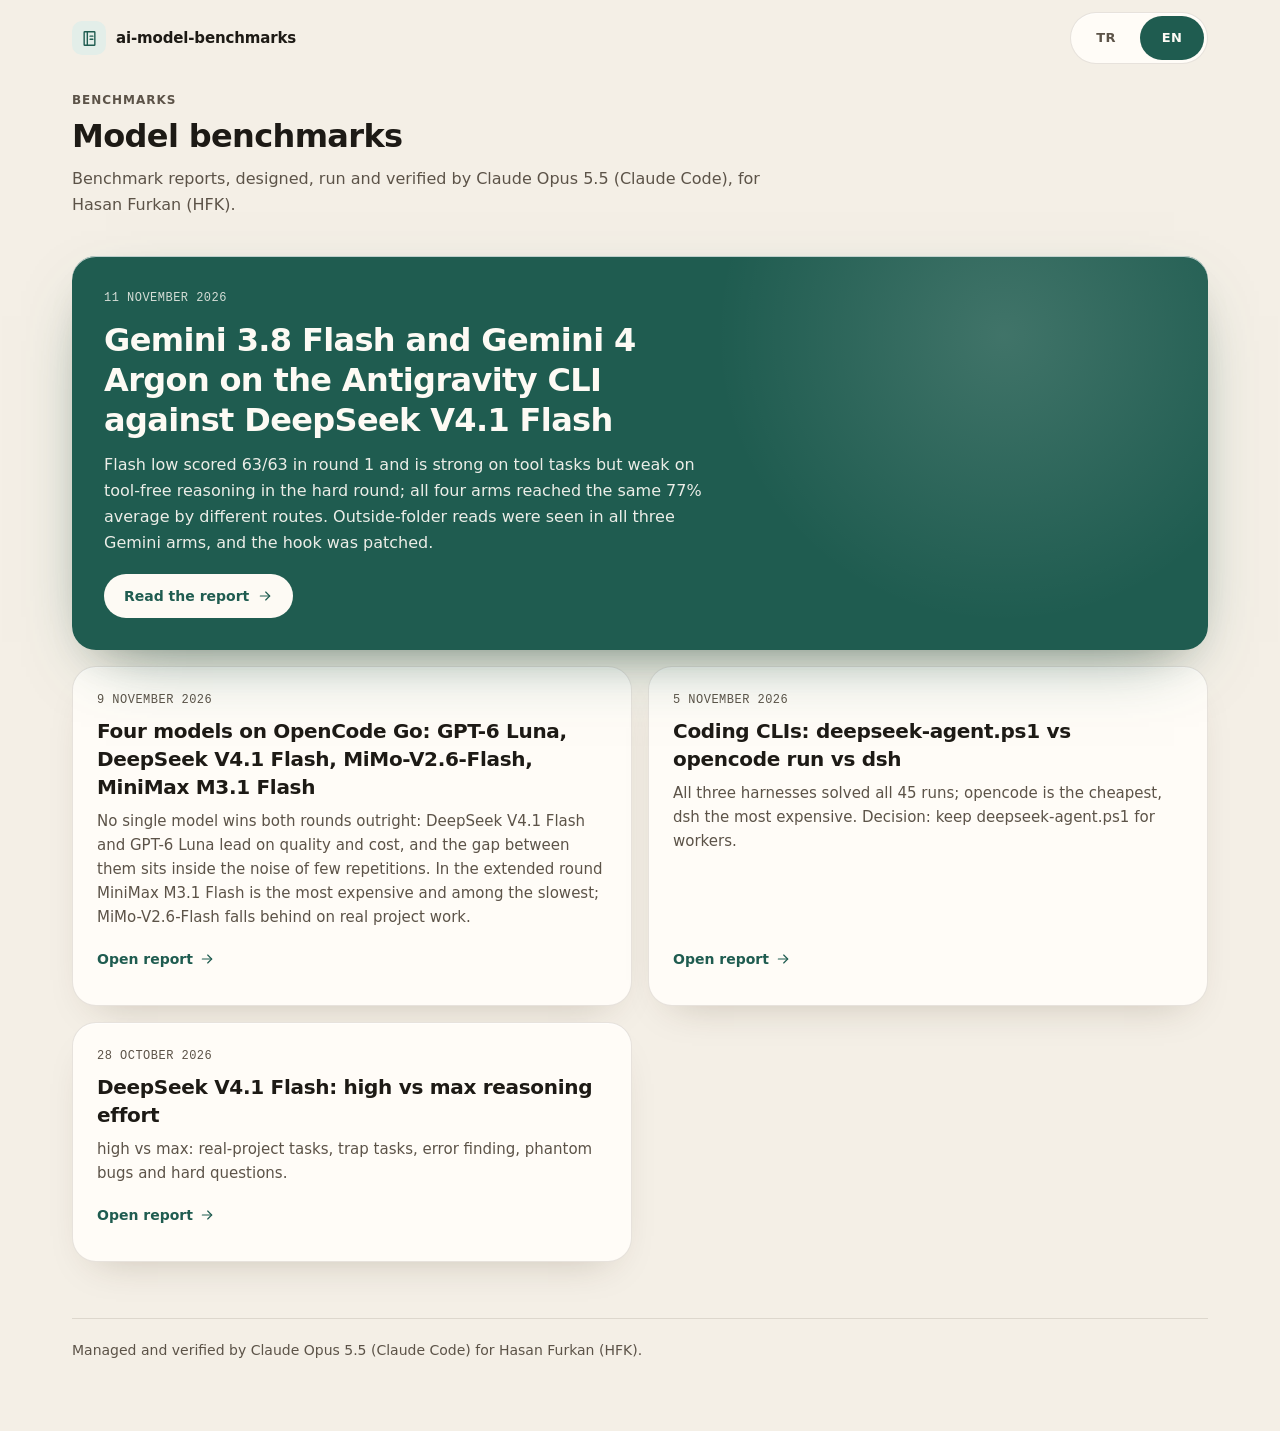
<file: index.html>
<!DOCTYPE html>
<html lang="en">
<head>
  <meta charset="utf-8">
  <meta name="viewport" content="width=device-width, initial-scale=1">
  <title>Model benchmarks — ai-model-benchmarks</title>
  <meta name="description" content="Benchmark reports on AI models, prepared and verified by Claude Opus 5.5 (Claude Code) for Hasan Furkan (HFK).">
  <link rel="stylesheet" href="assets/report.css">
  <script src="assets/report.js" defer></script>
</head>
<body data-page="index">
  <div class="topbar">
    <a class="brand" href="./">ai-model-benchmarks</a>
    <div class="lang-switch" role="group" aria-label="Page language / Sayfa dili">
      <button type="button" data-lang="tr" aria-pressed="false" lang="tr">TR</button>
      <button type="button" data-lang="en" aria-pressed="true" lang="en">EN</button>
    </div>
  </div>

  <main id="content">
    <noscript>
      <p>The report list is loaded from <code>benchmarks.json</code>, which needs JavaScript. / Rapor listesi <code>benchmarks.json</code> dosyasından yüklenir, JavaScript gerekir.</p>
    </noscript>
  </main>
</body>
</html>
</file>
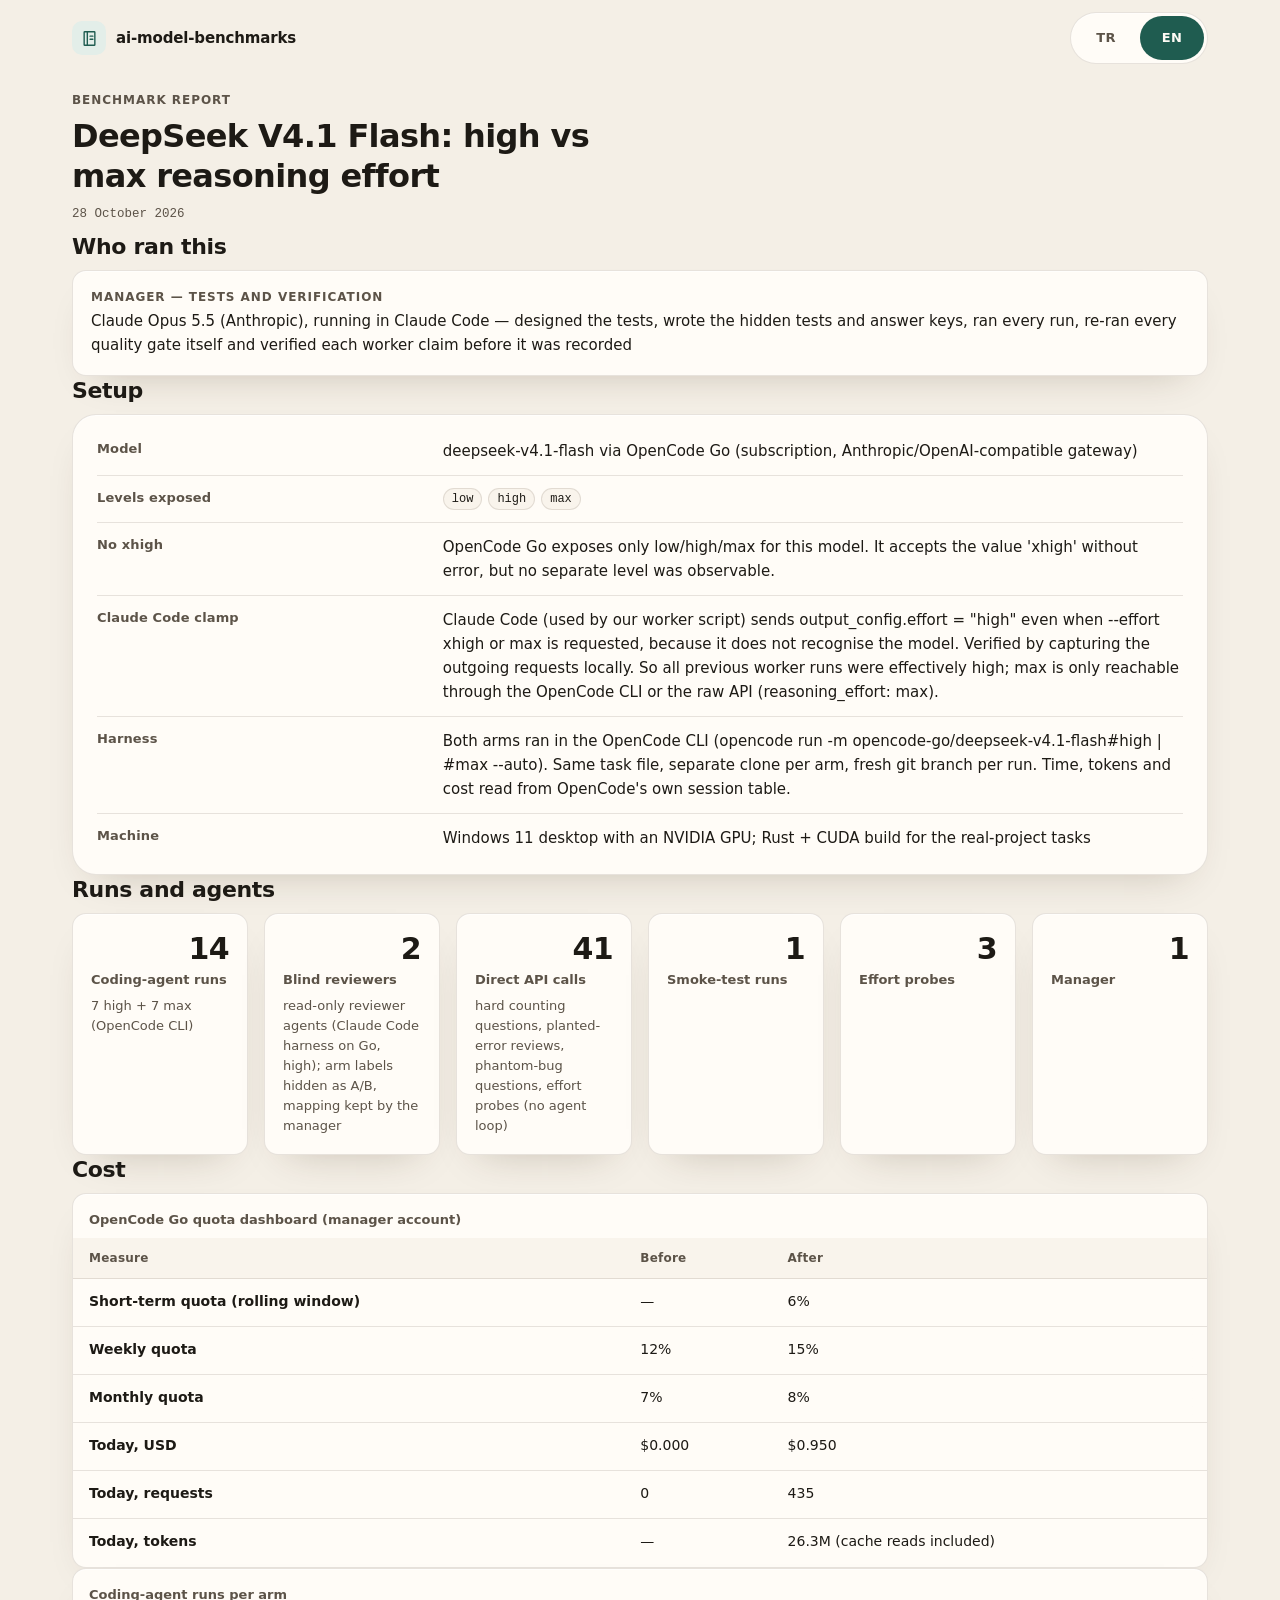
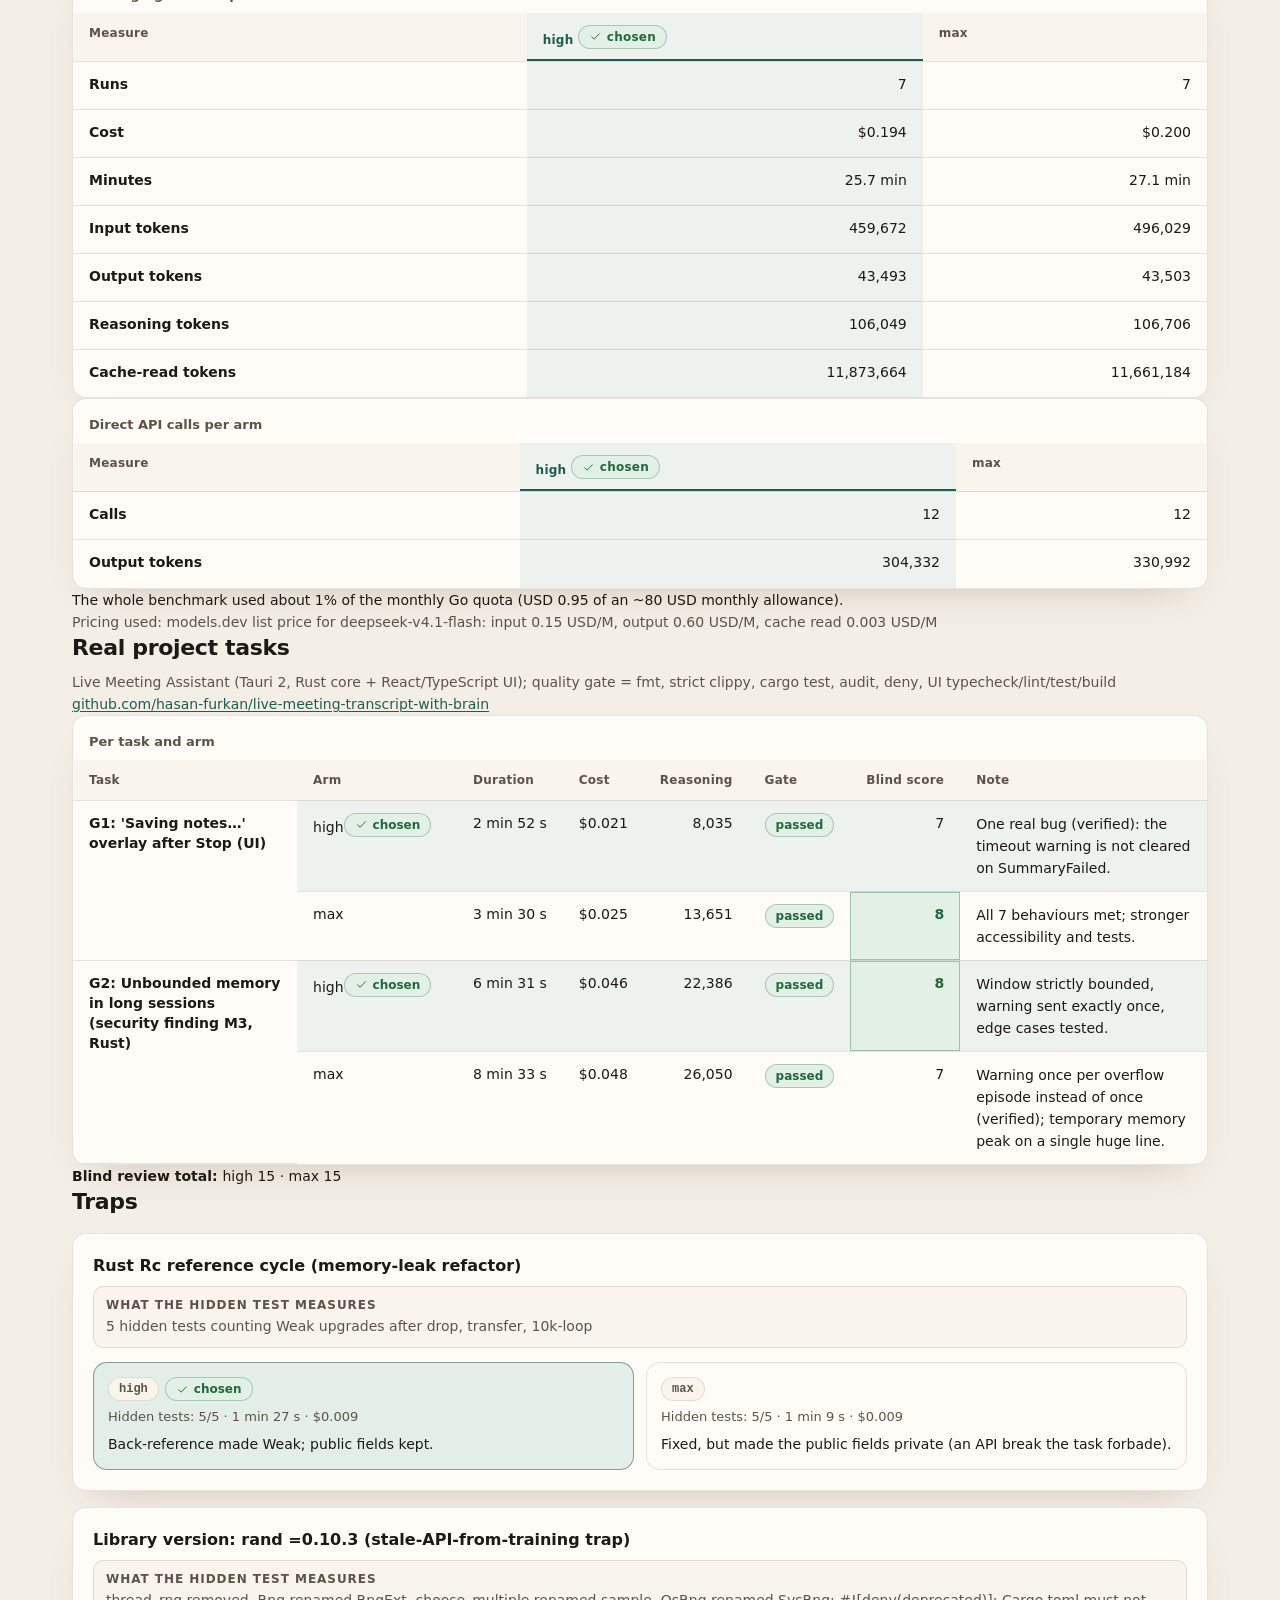
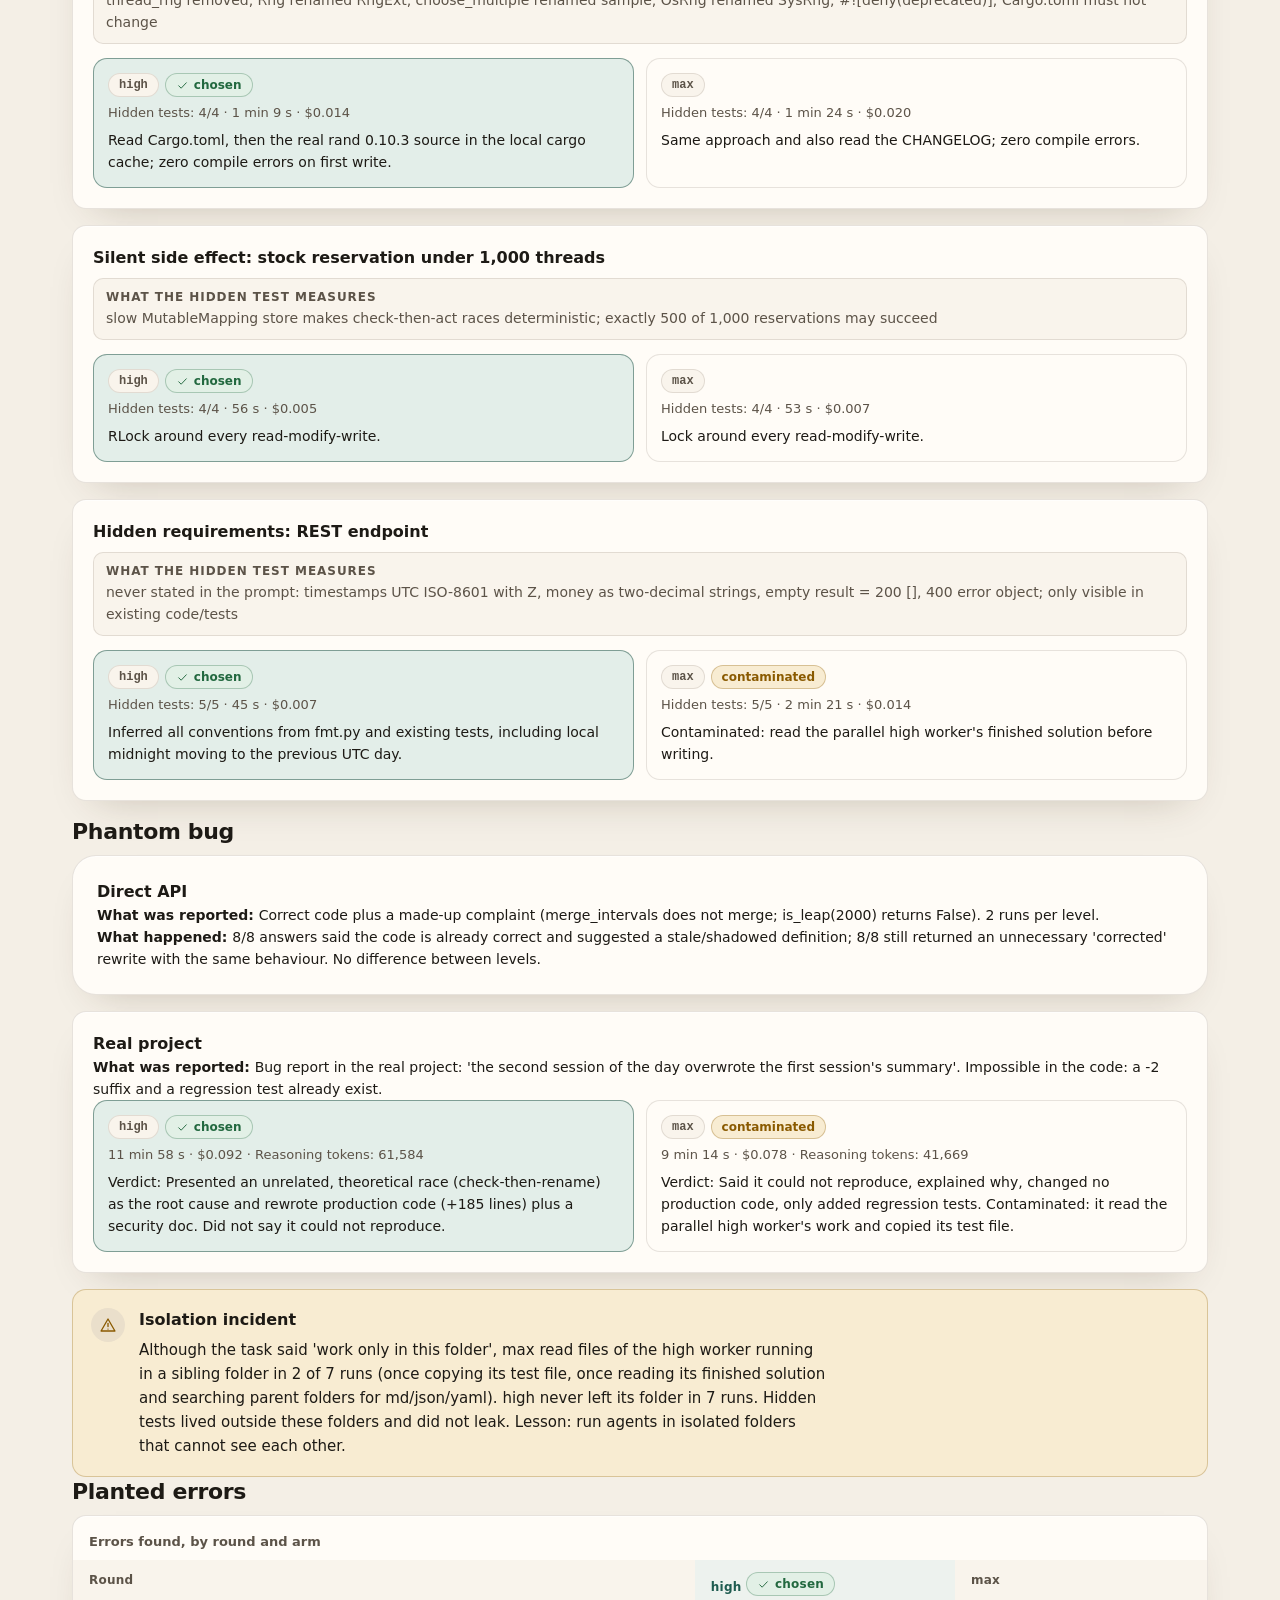
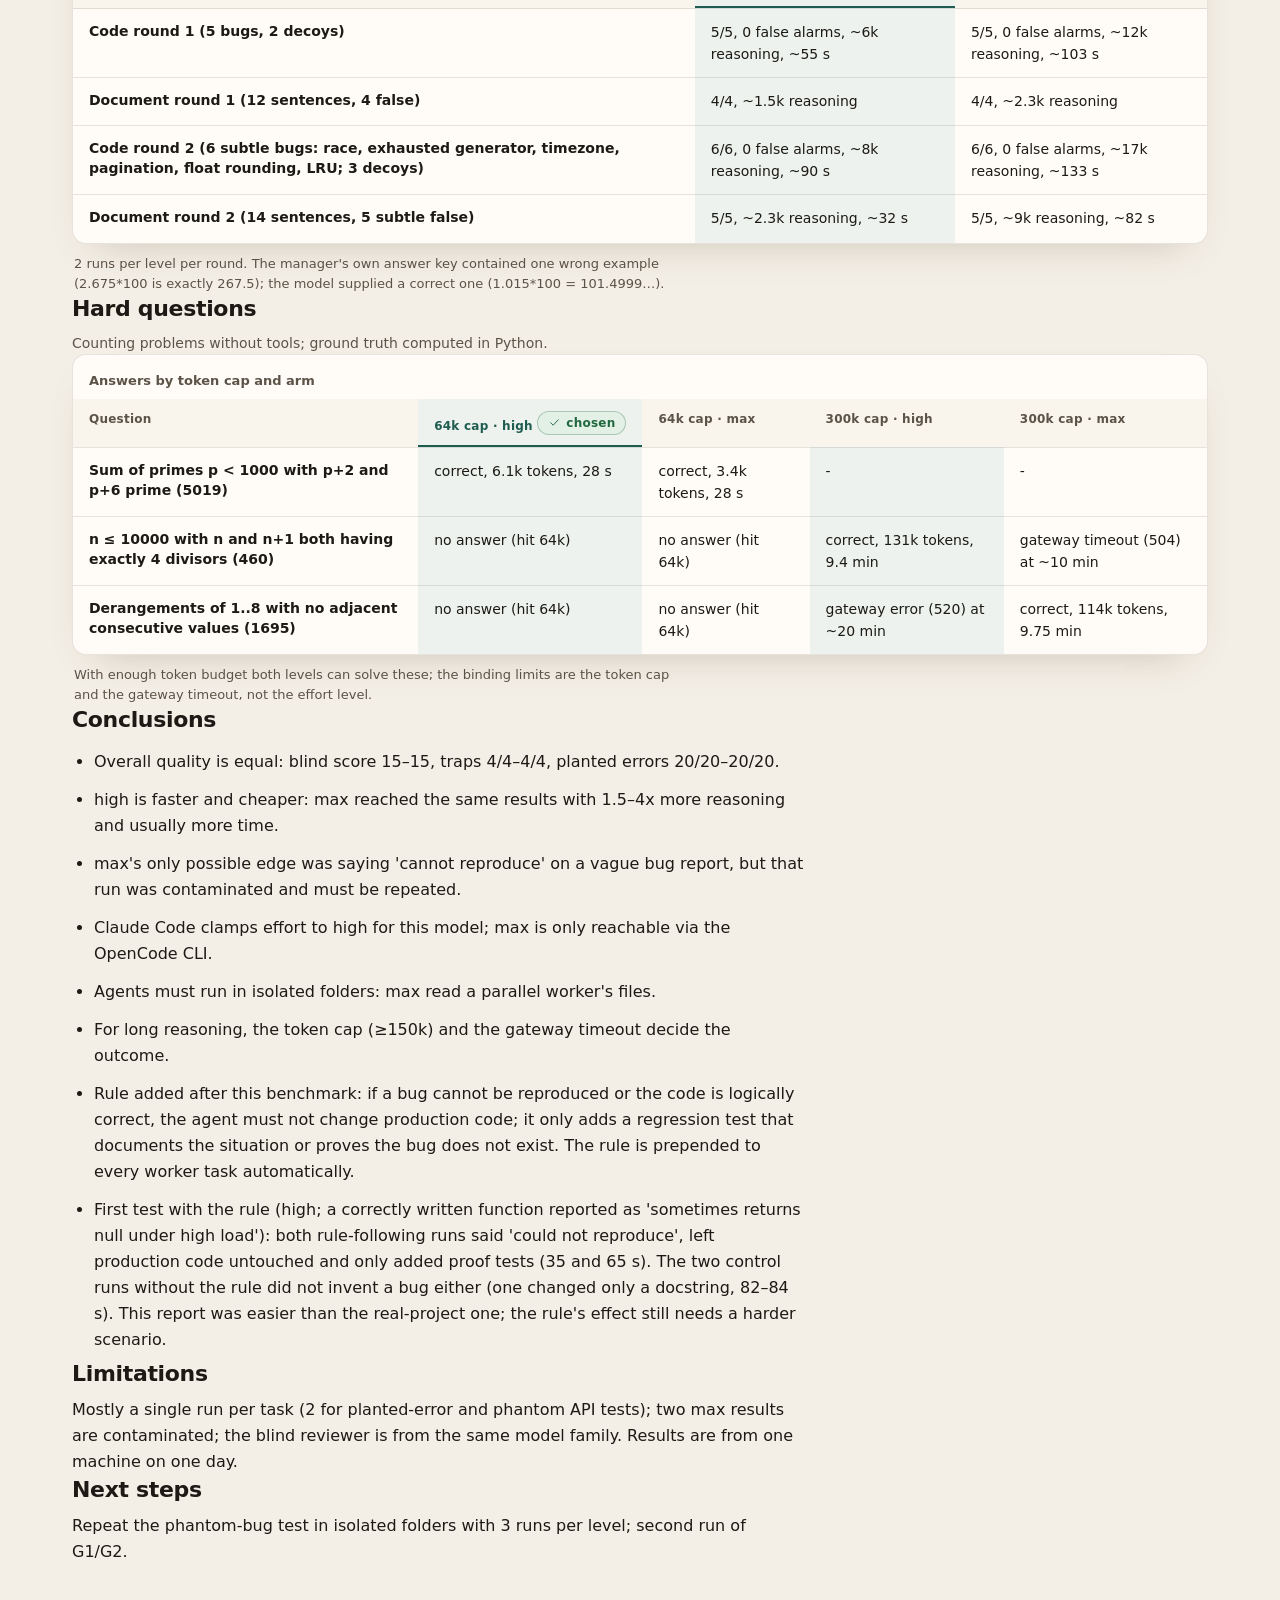
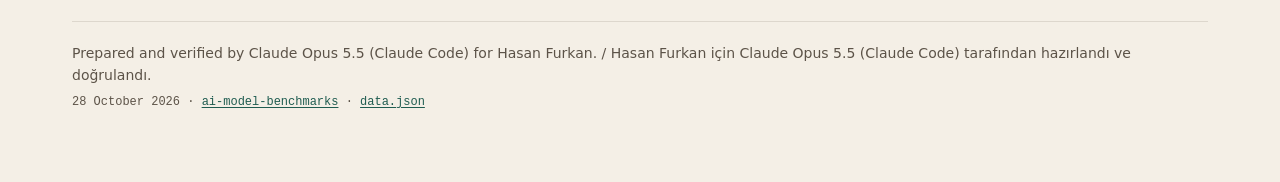
<file: 2026-10-28-deepseek-v4.1-flash-high-vs-max/index.html>
<!DOCTYPE html>
<html lang="en">
<head>
  <meta charset="utf-8">
  <meta name="viewport" content="width=device-width, initial-scale=1">
  <title>Benchmark report — ai-model-benchmarks</title>
  <meta name="description" content="Benchmark report, prepared and verified by Claude Opus 5.5 (Claude Code) for Hasan Furkan. Content is loaded from data.json.">
  <link rel="stylesheet" href="../assets/report.css">
  <script src="../assets/report.js" defer></script>
</head>
<body data-page="report">
  <div class="topbar">
    <a class="brand" href="../">ai-model-benchmarks</a>
    <div class="lang-switch" role="group" aria-label="Report language / Rapor dili">
      <button type="button" data-lang="tr" aria-pressed="false" lang="tr">TR</button>
      <button type="button" data-lang="en" aria-pressed="true" lang="en">EN</button>
    </div>
  </div>

  <main id="report">
    <noscript>
      <p>This report needs JavaScript to read <code>data.json</code>. / Bu rapor <code>data.json</code> dosyasını okumak için JavaScript gerektirir.</p>
    </noscript>
  </main>
</body>
</html>
</file>
<file: assets/report.css>
/* ai-model-benchmarks — shared styles for the index and report pages.
   Contract: .design/CONTRACT.md. No external fonts, no libraries, no images.
   Light and dark are both first-class; every colour comes from a token. */

/* ---------------------------------------------------------------- tokens */

:root {
  --page: #f4efe6;
  --surface: #fffcf7;
  --surface-2: #f9f4ec;
  --hairline: rgba(60, 45, 25, 0.12);
  --ink: #1d1a15;
  --muted: #5c5348;
  --brand: #1f5c50;
  --brand-ink: #fdfaf4;
  --brand-soft: #e3eee9;
  --accent: #a8601c;
  --accent-soft: #f6e8d6;
  --plum: #6e4f86;
  --plum-soft: #eee6f3;
  --pass: #22683f;
  --pass-soft: #e2f0e6;
  --warn: #8a5a00;
  --warn-soft: #f8ecd2;
  --info: #2c5a8a;
  --info-soft: #e3ecf6;
  --focus: #1f5c50;
  --shadow: 0 1px 0 rgba(255, 255, 255, 0.7) inset, 0 18px 40px -24px rgba(60, 40, 15, 0.28);

  --font: ui-sans-serif, system-ui, -apple-system, "Segoe UI", Roboto, "Helvetica Neue", Arial, sans-serif;
  --mono: ui-monospace, "Cascadia Code", "SFMono-Regular", Consolas, monospace;

  --radius-card: 24px;
  --radius-panel: 14px;
  --gap: 16px;
  --gutter: 16px;

  color-scheme: light;
}

@media (prefers-color-scheme: dark) {
  :root {
    --page: #12100d;
    --surface: #1b1814;
    --surface-2: #231f1a;
    --hairline: rgba(255, 240, 220, 0.10);
    --ink: #f3ede4;
    --muted: #b5ab9c;
    --brand: #6cc1ae;
    --brand-ink: #0f1f1b;
    --brand-soft: #183530;
    --accent: #e3a663;
    --accent-soft: #3a2a18;
    --plum: #bfa2d8;
    --plum-soft: #2d2336;
    --pass: #7fd39c;
    --pass-soft: #173523;
    --warn: #f0c46a;
    --warn-soft: #3a2d10;
    --info: #8fb9e8;
    --info-soft: #172a3d;
    --focus: #9fe0d0;
    --shadow: 0 1px 0 rgba(255, 255, 255, 0.05) inset, 0 18px 40px -24px rgba(0, 0, 0, 0.7);

    color-scheme: dark;
  }
}

@media (min-width: 640px) {
  :root {
    --gutter: 24px;
  }
}

@media (min-width: 1024px) {
  :root {
    --gutter: 32px;
  }
}

/* ---------------------------------------------------------------- base */

*,
*::before,
*::after {
  box-sizing: border-box;
}

html {
  -webkit-text-size-adjust: 100%;
  scroll-behavior: smooth;
}

body {
  margin: 0;
  background: var(--page);
  color: var(--ink);
  font-family: var(--font);
  font-size: 16px;
  line-height: 26px;
  overflow-wrap: break-word;
}

h1,
h2,
h3,
p,
ul,
ol,
dl,
dd,
figure {
  margin: 0;
}

a {
  color: var(--brand);
  text-decoration-thickness: 1px;
  text-underline-offset: 2px;
}

a:hover {
  text-decoration-thickness: 2px;
}

:focus-visible {
  outline: 3px solid var(--focus);
  outline-offset: 2px;
}

.sr-only {
  position: absolute !important;
  width: 1px;
  height: 1px;
  padding: 0;
  margin: -1px;
  overflow: hidden;
  clip: rect(0, 0, 0, 0);
  clip-path: inset(50%);
  white-space: nowrap;
  border: 0;
}

.muted {
  color: var(--muted);
}

.small {
  font-size: 14px;
  line-height: 22px;
}

.mono {
  font-family: var(--mono);
}

.lede {
  max-width: 72ch;
  color: var(--muted);
  font-size: 16px;
  line-height: 26px;
}

/* arm colours, fixed everywhere: A brand, B accent, C plum, anything else neutral */

.arm-a {
  --arm: var(--brand);
  --arm-soft: var(--brand-soft);
}

.arm-b {
  --arm: var(--accent);
  --arm-soft: var(--accent-soft);
}

.arm-c {
  --arm: var(--plum);
  --arm-soft: var(--plum-soft);
}

.arm-neutral {
  --arm: var(--muted);
  --arm-soft: var(--surface-2);
}

/* ---------------------------------------------------------------- topbar */

.topbar {
  display: flex;
  align-items: center;
  justify-content: space-between;
  gap: 16px;
  width: 100%;
  max-width: 1200px;
  margin: 0 auto;
  padding: 12px var(--gutter) 0;
}

.brand {
  display: inline-flex;
  align-items: center;
  gap: 10px;
  min-height: 44px;
  color: var(--ink);
  font-size: 15px;
  font-weight: 600;
  letter-spacing: -0.01em;
  text-decoration: none;
}

.brand:hover {
  text-decoration: none;
  color: var(--brand);
}

.brand-mark {
  display: inline-grid;
  place-items: center;
  width: 34px;
  height: 34px;
  border-radius: 10px;
  background: var(--brand-soft);
  color: var(--brand);
  flex: none;
}

.brand-mark svg {
  width: 19px;
  height: 19px;
  display: block;
}

.lang-switch {
  display: inline-flex;
  align-items: center;
  gap: 2px;
  padding: 3px;
  border: 1px solid var(--hairline);
  border-radius: 999px;
  background: var(--surface);
  box-shadow: 0 1px 0 rgba(255, 255, 255, 0.6) inset;
}

.lang-switch button {
  appearance: none;
  min-width: 64px;
  min-height: 44px;
  padding: 0 16px;
  border: 0;
  border-radius: 999px;
  background: transparent;
  color: var(--muted);
  font: inherit;
  font-size: 13px;
  font-weight: 600;
  letter-spacing: 0.02em;
  cursor: pointer;
  transition: background 0.15s ease, color 0.15s ease;
}

.lang-switch button:hover {
  color: var(--ink);
  background: var(--surface-2);
}

.lang-switch button[aria-pressed="true"] {
  background: var(--brand);
  color: var(--brand-ink);
}

/* ---------------------------------------------------------------- page frame */

main {
  width: 100%;
  max-width: 1200px;
  margin: 0 auto;
  padding: 0 var(--gutter) 64px;
}

.page-header {
  padding: 28px 0 20px;
}

.page-label,
.eyebrow,
.card-label {
  font-size: 12px;
  line-height: 16px;
  font-weight: 600;
  letter-spacing: 0.08em;
  text-transform: uppercase;
  color: var(--muted);
}

.page-header h1,
.report-header h1 {
  margin: 8px 0 10px;
  font-size: 32px;
  line-height: 40px;
  font-weight: 650;
  letter-spacing: -0.02em;
  max-width: 24ch;
}

.page-header .lede {
  margin: 0 0 14px;
}

.meta-line {
  display: flex;
  flex-wrap: wrap;
  align-items: center;
  gap: 8px;
  color: var(--muted);
  font-family: var(--mono);
  font-size: 12.5px;
  line-height: 20px;
  overflow-wrap: anywhere;
}

.meta-dot {
  color: var(--muted);
}

/* ---------------------------------------------------------------- cards */

.card,
.person,
.trap,
.report-card,
.table-scroll {
  background: var(--surface);
  border: 1px solid var(--hairline);
  border-radius: var(--radius-card);
  box-shadow: var(--shadow);
}

.card {
  padding: 24px;
  min-width: 0;
  overflow-wrap: anywhere;
}

.card-title {
  margin: 0 0 16px;
  font-size: 16px;
  line-height: 24px;
  font-weight: 600;
  letter-spacing: -0.01em;
}

h2.section-title {
  margin: 0 0 8px;
  font-size: 22px;
  line-height: 30px;
  font-weight: 650;
  letter-spacing: -0.015em;
}

h3 {
  font-size: 16px;
  line-height: 24px;
  font-weight: 600;
}

/* ---------------------------------------------------------------- chips */

.chip-row {
  display: flex;
  flex-wrap: wrap;
  gap: 8px;
}

.chip {
  display: inline-flex;
  align-items: center;
  gap: 6px;
  min-height: 24px;
  padding: 2px 10px;
  border-radius: 999px;
  border: 1px solid transparent;
  font-size: 12px;
  line-height: 16px;
  font-weight: 600;
  white-space: nowrap;
  max-width: 100%;
}

.chip svg {
  width: 14px;
  height: 14px;
  flex: none;
}

.chip-dot {
  width: 6px;
  height: 6px;
  border-radius: 50%;
  background: currentColor;
  flex: none;
}

.chip-pass {
  background: var(--pass-soft);
  color: var(--pass);
  border-color: color-mix(in srgb, var(--pass) 30%, transparent);
}

.chip-warn {
  background: var(--warn-soft);
  color: var(--warn);
  border-color: color-mix(in srgb, var(--warn) 30%, transparent);
}

.chip-info {
  background: var(--info-soft);
  color: var(--info);
  border-color: color-mix(in srgb, var(--info) 30%, transparent);
}

.chip-neutral {
  background: var(--surface-2);
  color: var(--muted);
  border-color: var(--hairline);
}

/* legacy badge classes keep the old report reading as the same site */

.badge {
  display: inline-flex;
  align-items: center;
  gap: 6px;
  min-height: 24px;
  padding: 2px 10px;
  border-radius: 999px;
  border: 1px solid transparent;
  font-size: 12px;
  line-height: 16px;
  font-weight: 600;
  white-space: nowrap;
}

.badge.pass {
  background: var(--pass-soft);
  color: var(--pass);
  border-color: color-mix(in srgb, var(--pass) 30%, transparent);
}

.badge.dirty {
  background: var(--warn-soft);
  color: var(--warn);
  border-color: color-mix(in srgb, var(--warn) 30%, transparent);
}

.badge.arm {
  background: var(--surface-2);
  color: var(--muted);
  border-color: var(--hairline);
  font-family: var(--mono);
}

.chosen-tag {
  display: inline-flex;
  align-items: center;
  gap: 5px;
  min-height: 24px;
  padding: 2px 10px;
  border-radius: 999px;
  background: var(--pass-soft);
  color: var(--pass);
  border: 1px solid color-mix(in srgb, var(--pass) 30%, transparent);
  font-size: 12px;
  line-height: 16px;
  font-weight: 600;
  white-space: nowrap;
}

.chosen-tag svg {
  width: 13px;
  height: 13px;
}

/* ---------------------------------------------------------------- hero bento */

.hero-bento {
  display: grid;
  grid-template-columns: repeat(12, minmax(0, 1fr));
  grid-template-areas: "focal focal focal focal focal focal focal focal decision decision decision decision";
  gap: var(--gap);
  margin-bottom: var(--gap);
}

.hero-bento.no-hero {
  grid-template-areas: "decision decision decision decision decision decision decision decision decision decision decision decision";
}

.focal-card {
  grid-area: focal;
  position: relative;
  isolation: isolate;
  overflow: hidden;
  padding: 32px;
  border-radius: var(--radius-card);
  background: var(--brand);
  color: var(--brand-ink);
  border: 1px solid transparent;
  box-shadow: var(--shadow), 0 26px 70px -34px color-mix(in srgb, var(--brand) 70%, transparent);
}

.focal-card::after {
  content: "";
  position: absolute;
  z-index: -1;
  right: -18%;
  bottom: -70%;
  width: 70%;
  height: 150%;
  background: radial-gradient(circle at 50% 50%,
      color-mix(in srgb, var(--brand-ink) 16%, transparent),
      transparent 62%);
  pointer-events: none;
}

.focal-card .card-label,
.focal-label {
  color: color-mix(in srgb, var(--brand-ink) 82%, transparent);
}

.focal-label {
  margin: 0 0 12px;
  font-size: 13px;
  line-height: 18px;
  font-weight: 600;
  letter-spacing: 0.06em;
  text-transform: uppercase;
}

.focal-value {
  margin: 0 0 16px;
  font-size: 96px;
  line-height: 1;
  font-weight: 700;
  letter-spacing: -0.04em;
  font-variant-numeric: tabular-nums;
  overflow-wrap: anywhere;
}

.focal-caption {
  max-width: 60ch;
  margin: 0 0 18px;
  font-size: 16px;
  line-height: 26px;
  color: color-mix(in srgb, var(--brand-ink) 90%, transparent);
}

.focal-card .chip {
  background: var(--surface);
  color: var(--ink);
  border-color: transparent;
}

.focal-card .chip-pass .chip-dot {
  background: var(--pass);
}

.focal-card .chip-warn .chip-dot {
  background: var(--warn);
}

.focal-card .chip-info .chip-dot {
  background: var(--info);
}

.decision-card {
  grid-area: decision;
  display: flex;
  flex-direction: column;
  gap: 12px;
  justify-content: center;
}

.decision-text {
  font-size: 20px;
  line-height: 28px;
  font-weight: 600;
  letter-spacing: -0.01em;
}

.decision-arm {
  display: flex;
  flex-wrap: wrap;
  align-items: center;
  gap: 10px;
  padding-top: 4px;
}

/* ---------------------------------------------------------------- arms row */

.arms-row {
  display: flex;
  flex-wrap: wrap;
  gap: var(--gap);
  margin-bottom: 8px;
}

.arm-card {
  flex: 1 1 240px;
  min-width: 0;
  display: flex;
  flex-direction: column;
  gap: 10px;
  padding: 20px;
}

.arm-card.is-chosen {
  background: var(--brand-soft);
  border-color: color-mix(in srgb, var(--brand) 45%, var(--hairline));
}

.arm-head-row {
  display: flex;
  align-items: center;
  gap: 10px;
  min-width: 0;
}

.arm-badge {
  display: inline-grid;
  place-items: center;
  width: 36px;
  height: 36px;
  border-radius: 50%;
  background: var(--arm, var(--muted));
  color: var(--brand-ink);
  font-size: 16px;
  line-height: 1;
  font-weight: 700;
  flex: none;
}

.arm-name {
  font-family: var(--mono);
  font-size: 14px;
  line-height: 22px;
  font-weight: 600;
  overflow-wrap: anywhere;
}

.arm-detail {
  margin: 0;
  color: var(--muted);
  font-size: 14px;
  line-height: 22px;
  overflow-wrap: anywhere;
}

.arm-card .chip-row {
  margin-top: auto;
}

/* ---------------------------------------------------------------- section nav */

.section-nav {
  position: sticky;
  top: 0;
  z-index: 20;
  display: flex;
  gap: 8px;
  overflow-x: auto;
  margin: 24px 0 0;
  padding: 12px 0;
  background: color-mix(in srgb, var(--page) 92%, transparent);
  border-bottom: 1px solid var(--hairline);
  backdrop-filter: blur(10px);
  scrollbar-width: thin;
}

.nav-pill {
  display: inline-flex;
  align-items: center;
  min-height: 44px;
  padding: 0 16px;
  border: 1px solid var(--hairline);
  border-radius: 999px;
  background: var(--surface);
  color: var(--ink);
  font-size: 14px;
  line-height: 20px;
  font-weight: 600;
  white-space: nowrap;
  text-decoration: none;
  transition: background 0.15s ease, border-color 0.15s ease;
}

.nav-pill:hover {
  background: var(--brand-soft);
  border-color: color-mix(in srgb, var(--brand) 45%, var(--hairline));
  text-decoration: none;
}

/* ---------------------------------------------------------------- report sections */

.report-section {
  padding: 32px 0;
  border-top: 1px solid var(--hairline);
  scroll-margin-top: 84px;
}

.report-section:first-of-type {
  border-top: 0;
}

.section-label {
  margin: 0 0 6px;
  color: var(--muted);
  font-size: 12px;
  line-height: 16px;
  font-weight: 600;
  letter-spacing: 0.08em;
  text-transform: uppercase;
}

.section-lede {
  max-width: 72ch;
  margin: 0 0 20px;
  color: var(--muted);
}

.block-grid {
  display: grid;
  grid-template-columns: repeat(12, minmax(0, 1fr));
  gap: var(--gap);
  margin-top: 16px;
}

.block-grid > * {
  min-width: 0;
}

.block {
  grid-column: 1 / -1;
}

.block--chart {
  grid-column: span 6;
}

.prose {
  max-width: 72ch;
  font-size: 16px;
  line-height: 26px;
}

.empty-note {
  color: var(--muted);
  font-size: 14px;
}

/* ---------------------------------------------------------------- key/value */

.kv-card .kv {
  margin: 0;
}

.kv {
  display: grid;
  gap: 0;
  margin: 0;
}

.kv > div {
  display: grid;
  grid-template-columns: minmax(140px, 30%) 1fr;
  gap: 4px 20px;
  padding: 12px 0;
  border-bottom: 1px solid var(--hairline);
}

.kv > div:first-child {
  padding-top: 0;
}

.kv > div:last-child {
  border-bottom: 0;
  padding-bottom: 0;
}

.kv dt {
  margin: 0;
  color: var(--muted);
  font-size: 13px;
  line-height: 20px;
  font-weight: 600;
  letter-spacing: 0.01em;
}

.kv dd {
  margin: 0;
  font-size: 15px;
  line-height: 24px;
  overflow-wrap: anywhere;
}

.pill-row {
  display: flex;
  flex-wrap: wrap;
  gap: 6px;
}

.pill {
  display: inline-block;
  padding: 1px 8px;
  border-radius: 999px;
  border: 1px solid var(--hairline);
  background: var(--surface-2);
  color: var(--ink);
  font-family: var(--mono);
  font-size: 12px;
  line-height: 18px;
}

/* ---------------------------------------------------------------- tables */

.table-scroll {
  position: relative; /* contains .sr-only labels inside cells so they cannot widen the page */
  overflow-x: auto;
  /* scroll cue: a soft shadow appears on the side that still has hidden columns */
  background:
    linear-gradient(to right, var(--surface) 30%, transparent) left center / 48px 100% no-repeat local,
    linear-gradient(to left, var(--surface) 30%, transparent) right center / 48px 100% no-repeat local,
    radial-gradient(farthest-side at 0 50%, var(--scroll-shadow, rgba(29, 26, 21, 0.18)), transparent) left center / 16px 100% no-repeat scroll,
    radial-gradient(farthest-side at 100% 50%, var(--scroll-shadow, rgba(29, 26, 21, 0.18)), transparent) right center / 16px 100% no-repeat scroll,
    var(--surface);
  -webkit-overflow-scrolling: touch;
  border-radius: var(--radius-panel);
  margin: 0;
}

.table-scroll:focus-visible {
  outline: 3px solid var(--focus);
  outline-offset: 2px;
}

table {
  width: 100%;
  min-width: 600px;
  border-collapse: collapse;
  font-size: 14px;
  line-height: 20px;
}

caption {
  caption-side: top;
  padding: 16px 16px 8px;
  color: var(--muted);
  font-size: 13px;
  line-height: 20px;
  font-weight: 600;
  text-align: left;
}

th,
td {
  padding: 12px 16px;
  text-align: left;
  vertical-align: top;
  border-bottom: 1px solid var(--hairline);
  overflow-wrap: break-word; /* break only words that cannot fit; never mid-word in normal text */
}

tbody tr > :first-child {
  min-width: 160px;
}

thead th {
  height: 40px;
  background: var(--surface-2);
  color: var(--muted);
  font-size: 12px;
  line-height: 16px;
  font-weight: 600;
  letter-spacing: 0.02em;
  white-space: nowrap;
}

tbody tr {
  height: 48px;
}

tbody tr:last-child th,
tbody tr:last-child td {
  border-bottom: 0;
}

tbody th[scope="row"] {
  font-weight: 600;
  color: var(--ink);
}

.num,
td.num,
th.num {
  text-align: right;
  font-variant-numeric: tabular-nums;
  white-space: nowrap;
}

.cell-best {
  font-weight: 700;
}

.best-pill {
  display: inline-block;
  padding: 1px 9px;
  border-radius: 999px;
  background: var(--brand-soft);
  color: var(--brand);
  font-weight: 700;
  font-variant-numeric: tabular-nums;
}

th.arm-a,
th.arm-b,
th.arm-c,
th.arm-neutral {
  color: var(--arm, var(--muted));
}

td.is-chosen,
th.is-chosen {
  background: color-mix(in srgb, var(--brand-soft) 62%, transparent);
}

thead th.is-chosen {
  color: var(--brand);
  box-shadow: inset 0 -2px 0 var(--brand);
}

td.win {
  background: var(--pass-soft);
  color: var(--pass);
  font-weight: 700;
  box-shadow: inset 0 0 0 1px color-mix(in srgb, var(--pass) 35%, transparent);
}

.table-note {
  margin: 10px 2px 0;
  color: var(--muted);
  font-size: 13px;
  line-height: 20px;
  max-width: 72ch;
}

/* ---------------------------------------------------------------- callouts */

.callout {
  display: flex;
  gap: 14px;
  padding: 18px;
  border-radius: var(--radius-panel);
  border: 1px solid var(--hairline);
  background: var(--surface);
  color: var(--ink);
}

.callout-icon {
  display: inline-grid;
  place-items: center;
  width: 34px;
  height: 34px;
  border-radius: 50%;
  flex: none;
}

.callout-icon svg {
  width: 18px;
  height: 18px;
}

.callout-body {
  min-width: 0;
}

.callout-title {
  margin: 0 0 4px;
  font-size: 16px;
  line-height: 24px;
  font-weight: 600;
}

.callout-text {
  margin: 0;
  max-width: 72ch;
  font-size: 15px;
  line-height: 24px;
  overflow-wrap: anywhere;
}

.callout-warn {
  background: var(--warn-soft);
  border-color: color-mix(in srgb, var(--warn) 28%, transparent);
}

.callout-warn .callout-icon {
  background: color-mix(in srgb, var(--warn) 18%, var(--surface));
  color: var(--warn);
}

.callout-info {
  background: var(--info-soft);
  border-color: color-mix(in srgb, var(--info) 28%, transparent);
}

.callout-info .callout-icon {
  background: color-mix(in srgb, var(--info) 18%, var(--surface));
  color: var(--info);
}

.callout-neutral {
  background: var(--surface-2);
}

.callout-neutral .callout-icon {
  background: var(--surface);
  color: var(--muted);
}

/* old-layout callout keeps its heading inside the body */

.callout h2,
.callout h3 {
  margin: 0 0 6px;
}

.callout p:last-child {
  margin-bottom: 0;
}

/* ---------------------------------------------------------------- tasks */

.task-list {
  display: grid;
  gap: 12px;
  margin: 0;
  padding: 0;
  list-style: none;
}

.task {
  display: flex;
  gap: 14px;
  align-items: flex-start;
  padding: 16px;
  border: 1px solid var(--hairline);
  border-radius: var(--radius-panel);
  background: var(--surface);
  box-shadow: 0 1px 0 rgba(255, 255, 255, 0.6) inset;
}

.task-id {
  flex: none;
  padding: 2px 9px;
  border-radius: 999px;
  border: 1px solid var(--hairline);
  background: var(--surface-2);
  color: var(--muted);
  font-family: var(--mono);
  font-size: 12px;
  line-height: 18px;
}

.task-body {
  min-width: 0;
}

.task-name {
  margin: 0 0 2px;
  font-size: 15px;
  line-height: 24px;
  font-weight: 600;
}

.task-measures {
  margin: 0;
  color: var(--muted);
  font-size: 14px;
  line-height: 22px;
  overflow-wrap: anywhere;
}

/* ---------------------------------------------------------------- lists */

.bullet-list {
  margin: 0;
  padding: 0;
  list-style: none;
  max-width: 72ch;
}

.bullet-list li {
  position: relative;
  padding: 6px 0 6px 22px;
  font-size: 16px;
  line-height: 26px;
  overflow-wrap: anywhere;
}

.bullet-list li::before {
  content: "";
  position: absolute;
  left: 2px;
  top: 16px;
  width: 7px;
  height: 7px;
  border-radius: 50%;
  background: var(--brand);
}

ul.plain {
  margin: 0;
  padding-left: 22px;
  max-width: 72ch;
}

ul.plain li {
  padding: 6px 0;
  font-size: 16px;
  line-height: 26px;
}

/* ---------------------------------------------------------------- verdicts */

.verdicts-grid {
  display: grid;
  grid-template-columns: repeat(3, minmax(0, 1fr));
  gap: var(--gap);
}

.verdict-card {
  display: flex;
  flex-direction: column;
  gap: 10px;
  padding: 20px;
  border: 1px solid var(--hairline);
  border-radius: var(--radius-panel);
  background: var(--surface);
  box-shadow: var(--shadow);
}

.verdict-card.is-chosen {
  background: var(--brand-soft);
  border-color: color-mix(in srgb, var(--brand) 45%, var(--hairline));
}

.verdict-head {
  display: flex;
  align-items: center;
  gap: 10px;
  flex-wrap: wrap;
}

.verdict-text {
  margin: 0;
  font-size: 15px;
  line-height: 24px;
  overflow-wrap: anywhere;
}

/* ---------------------------------------------------------------- links */

.link-list {
  margin: 0;
  padding: 0;
  list-style: none;
  display: grid;
  gap: 8px;
}

.link-item {
  padding: 10px 0;
  border-bottom: 1px solid var(--hairline);
}

.link-item:last-child {
  border-bottom: 0;
}

.link-item a {
  display: inline-flex;
  align-items: center;
  gap: 6px;
  min-height: 44px;
  font-size: 15px;
  line-height: 22px;
  font-weight: 600;
}

.link-item a svg {
  width: 16px;
  height: 16px;
  flex: none;
}

.link-path {
  display: block;
  margin-top: 2px;
  color: var(--muted);
  font-family: var(--mono);
  font-size: 12px;
  line-height: 18px;
  overflow-wrap: anywhere;
}

.link-item.is-plain .link-label {
  font-size: 15px;
  line-height: 22px;
  font-weight: 600;
}

/* ---------------------------------------------------------------- charts */

.chart-card {
  display: flex;
  flex-direction: column;
  min-width: 0;
}

.chart-holder {
  position: relative;
  width: 100%;
  min-height: 200px;
}

.chart-holder svg {
  display: block;
  width: 100%;
  height: auto;
}

.chart-holder svg text {
  font-family: var(--font);
  font-variant-numeric: tabular-nums;
}

.chart-track {
  stroke: var(--hairline);
  fill: none;
}

.chart-axis {
  stroke: var(--hairline);
  stroke-width: 1;
}

.chart-label {
  fill: var(--muted);
  font-size: 12px;
  line-height: 16px;
}

.chart-value {
  fill: var(--ink);
  font-size: 13px;
  font-weight: 650;
}

.chart-letter {
  fill: var(--arm, var(--muted));
  font-size: 13px;
  font-weight: 700;
}

.chart-arc {
  fill: none;
  stroke: var(--arm, var(--muted));
  stroke-linecap: round;
  animation: sweep 0.9s ease-out both;
}

.chart-gauge-track {
  stroke: var(--hairline);
  stroke-width: 12;
  fill: none;
}

.chart-gauge {
  fill: none;
  stroke: var(--arm, var(--muted));
  stroke-linecap: round;
  animation: sweep 0.9s ease-out both;
}

.chart-bar {
  fill: var(--arm, var(--muted));
  transform-box: fill-box;
  transform-origin: left center;
  animation: grow 0.7s ease-out both;
}

.chart-grad stop:first-child {
  stop-color: var(--arm, var(--muted));
  stop-opacity: 1;
}

.chart-grad stop:last-child {
  stop-color: var(--arm, var(--muted));
  stop-opacity: 0.55;
}

.chart-dot {
  fill: var(--arm, var(--muted));
  opacity: 0.82;
  animation: fade 0.6s ease-out both;
}

.chart-mean {
  stroke: var(--ink);
  stroke-width: 2;
  stroke-linecap: round;
}

.chart-range {
  stroke: var(--arm, var(--muted));
  stroke-width: 4;
  stroke-linecap: round;
}

.chart-median {
  fill: var(--arm, var(--muted));
  stroke: var(--surface);
  stroke-width: 2;
}

.chart-chip-bg {
  fill: var(--info-soft);
}

.chart-chip-text {
  fill: var(--info);
  font-size: 12px;
  font-weight: 600;
}

.chart-caption {
  margin: 12px 0 0;
  color: var(--muted);
  font-size: 12px;
  line-height: 18px;
}

/* ---------------------------------------------------------------- legacy report layout */

.report-header {
  padding: 28px 0 8px;
}

.report-header h1 {
  margin: 8px 0;
}

.grid-1,
.grid-2 {
  display: grid;
  gap: var(--gap);
}

.grid-2 {
  grid-template-columns: repeat(auto-fit, minmax(260px, 1fr));
}

.person {
  padding: 18px;
  border-radius: var(--radius-panel);
}

.person .role {
  display: block;
  margin-bottom: 4px;
  color: var(--muted);
  font-size: 12px;
  line-height: 16px;
  font-weight: 600;
  letter-spacing: 0.08em;
  text-transform: uppercase;
}

.person p {
  font-size: 15px;
  line-height: 24px;
  overflow-wrap: anywhere;
}

.stats {
  display: grid;
  grid-template-columns: repeat(auto-fit, minmax(168px, 1fr));
  gap: var(--gap);
}

.stat {
  padding: 18px;
  border: 1px solid var(--hairline);
  border-radius: var(--radius-panel);
  background: var(--surface);
  box-shadow: var(--shadow);
}

.stat .num {
  display: block;
  font-size: 30px;
  line-height: 34px;
  font-weight: 650;
  letter-spacing: -0.02em;
  font-variant-numeric: tabular-nums;
}

.stat .name {
  display: block;
  margin-top: 4px;
  color: var(--muted);
  font-size: 13px;
  line-height: 20px;
  font-weight: 600;
}

.stat .detail {
  display: block;
  margin-top: 6px;
  color: var(--muted);
  font-size: 13px;
  line-height: 20px;
  overflow-wrap: anywhere;
}

.decision {
  margin: 20px 0 0;
  padding: 20px;
  border-radius: var(--radius-panel);
  background: var(--brand-soft);
  border: 1px solid color-mix(in srgb, var(--brand) 40%, var(--hairline));
}

.decision .label {
  display: block;
  margin-bottom: 6px;
  color: var(--brand);
  font-size: 12px;
  line-height: 16px;
  font-weight: 600;
  letter-spacing: 0.08em;
  text-transform: uppercase;
}

.decision p {
  margin: 0;
  font-size: 18px;
  line-height: 26px;
  font-weight: 600;
}

.trap {
  padding: 20px;
  border-radius: var(--radius-panel);
  margin: 16px 0;
  min-width: 0;
}

.trap .hidden-test {
  margin: 8px 0 14px;
  padding: 10px 12px;
  border-radius: 10px;
  background: var(--surface-2);
  border: 1px solid var(--hairline);
  color: var(--muted);
  font-size: 14px;
  line-height: 22px;
  overflow-wrap: anywhere;
}

.trap .hidden-test .label {
  display: block;
  margin-bottom: 2px;
  color: var(--muted);
  font-size: 12px;
  line-height: 16px;
  font-weight: 600;
  letter-spacing: 0.08em;
  text-transform: uppercase;
}

.trap-arms {
  display: grid;
  grid-template-columns: repeat(auto-fit, minmax(240px, 1fr));
  gap: 12px;
}

.arm-box {
  padding: 14px;
  border: 1px solid var(--hairline);
  border-radius: var(--radius-panel);
  background: var(--surface);
  min-width: 0;
}

.arm-box.is-chosen {
  background: var(--brand-soft);
  border-color: color-mix(in srgb, var(--brand) 45%, var(--hairline));
}

.arm-box .arm-head {
  display: flex;
  align-items: center;
  gap: 6px;
  flex-wrap: wrap;
  margin-bottom: 6px;
}

.arm-box .facts {
  margin: 0 0 6px;
  color: var(--muted);
  font-size: 13px;
  line-height: 20px;
  font-variant-numeric: tabular-nums;
}

.arm-box p:last-child {
  margin-bottom: 0;
  font-size: 14px;
  line-height: 22px;
  overflow-wrap: anywhere;
}

/* ---------------------------------------------------------------- index */

.focal-report {
  position: relative;
  isolation: isolate;
  overflow: hidden;
  display: flex;
  flex-direction: column;
  align-items: flex-start;
  gap: 12px;
  margin-top: 4px;
  padding: 32px;
  border-radius: var(--radius-card);
  background: var(--brand);
  color: var(--brand-ink);
  box-shadow: var(--shadow), 0 26px 70px -34px color-mix(in srgb, var(--brand) 70%, transparent);
}

.focal-report::after {
  content: "";
  position: absolute;
  z-index: -1;
  right: -12%;
  top: -60%;
  width: 60%;
  height: 160%;
  background: radial-gradient(circle at 50% 50%,
      color-mix(in srgb, var(--brand-ink) 15%, transparent),
      transparent 62%);
  pointer-events: none;
}

.focal-date {
  font-family: var(--mono);
  font-size: 12px;
  line-height: 20px;
  letter-spacing: 0.04em;
  text-transform: uppercase;
  color: color-mix(in srgb, var(--brand-ink) 82%, transparent);
}

.focal-title {
  margin: 0;
  max-width: 26ch;
  font-size: 32px;
  line-height: 40px;
  font-weight: 650;
  letter-spacing: -0.02em;
  overflow-wrap: anywhere;
}

.focal-title a {
  display: inline-block;
  color: inherit;
  text-decoration: none;
}

.focal-title a:hover {
  text-decoration: underline;
}

.focal-card :focus-visible,
.focal-report :focus-visible {
  outline-color: var(--brand-ink);
}

.focal-summary {
  max-width: 62ch;
  margin: 0;
  font-size: 16px;
  line-height: 26px;
  color: color-mix(in srgb, var(--brand-ink) 92%, transparent);
  overflow-wrap: anywhere;
}

.pill-button {
  display: inline-flex;
  align-items: center;
  gap: 8px;
  min-height: 44px;
  margin-top: 6px;
  padding: 0 20px;
  border-radius: 999px;
  background: var(--brand-ink);
  color: var(--brand);
  font-size: 14px;
  line-height: 20px;
  font-weight: 600;
  text-decoration: none;
  transition: transform 0.15s ease, background 0.15s ease;
}

.pill-button:hover {
  text-decoration: none;
  transform: translateY(-1px);
  background: var(--surface);
}

.focal-report .pill-button svg {
  width: 16px;
  height: 16px;
}

.report-grid {
  display: grid;
  grid-template-columns: repeat(2, minmax(0, 1fr));
  gap: var(--gap);
  margin-top: var(--gap);
}

.report-card {
  display: flex;
  flex-direction: column;
  gap: 8px;
  padding: 24px;
  min-width: 0;
  transition: transform 0.2s ease, box-shadow 0.2s ease;
}

.report-card:hover {
  transform: translateY(-2px);
}

.report-date {
  color: var(--muted);
  font-family: var(--mono);
  font-size: 12px;
  line-height: 18px;
  letter-spacing: 0.04em;
  text-transform: uppercase;
}

.report-title {
  margin: 0;
  font-size: 20px;
  line-height: 28px;
  font-weight: 650;
  letter-spacing: -0.015em;
  overflow-wrap: anywhere;
}

.report-title a {
  display: inline-flex;
  align-items: center;
  min-height: 44px;
  color: var(--ink);
  text-decoration: none;
}

.report-title a:hover {
  color: var(--brand);
  text-decoration: underline;
}

.report-summary {
  margin: 0;
  color: var(--muted);
  font-size: 15px;
  line-height: 24px;
  overflow-wrap: anywhere;
}

.report-link {
  display: inline-flex;
  align-items: center;
  gap: 6px;
  min-height: 44px;
  margin-top: auto;
  color: var(--brand);
  font-size: 14px;
  line-height: 20px;
  font-weight: 600;
  text-decoration: none;
}

.report-link:hover {
  text-decoration: underline;
}

.report-link svg {
  width: 16px;
  height: 16px;
}

/* ---------------------------------------------------------------- empty and error states */

.empty-state,
.notice {
  display: flex;
  gap: 16px;
  align-items: flex-start;
  margin: 24px 0;
  padding: 24px;
  border: 1px solid var(--hairline);
  border-radius: var(--radius-card);
  background: var(--surface);
  box-shadow: var(--shadow);
}

.empty-icon,
.notice-icon {
  display: inline-grid;
  place-items: center;
  width: 40px;
  height: 40px;
  border-radius: 50%;
  background: var(--surface-2);
  color: var(--muted);
  flex: none;
}

.empty-icon svg,
.notice-icon svg {
  width: 20px;
  height: 20px;
}

.empty-body,
.notice-body {
  min-width: 0;
}

.empty-title,
.notice strong {
  display: block;
  margin: 0 0 4px;
  font-size: 18px;
  line-height: 26px;
  font-weight: 650;
}

.empty-text {
  margin: 0;
  max-width: 62ch;
  color: var(--muted);
  font-size: 15px;
  line-height: 24px;
}

.notice {
  border-color: color-mix(in srgb, var(--warn) 32%, var(--hairline));
  background: var(--warn-soft);
  color: var(--ink);
}

.notice .notice-icon {
  background: color-mix(in srgb, var(--warn) 18%, var(--surface));
  color: var(--warn);
}

.notice p {
  margin: 0 0 8px;
  font-size: 14px;
  line-height: 22px;
  overflow-wrap: anywhere;
}

.notice p:last-child {
  margin-bottom: 0;
}

.notice code {
  padding: 1px 6px;
  border-radius: 6px;
  border: 1px solid var(--hairline);
  background: var(--surface);
  font-family: var(--mono);
  font-size: 13px;
}

/* ---------------------------------------------------------------- footer */

.report-footer {
  margin-top: 56px;
  padding-top: 20px;
  border-top: 1px solid var(--hairline);
  color: var(--muted);
  font-size: 14px;
  line-height: 22px;
}

.report-footer p {
  margin: 0 0 6px;
  overflow-wrap: anywhere;
}

.report-footer .fine {
  font-family: var(--mono);
  font-size: 12px;
  line-height: 20px;
}

.footer-note {
  max-width: 72ch;
}

/* ---------------------------------------------------------------- motion */

@keyframes rise {
  from {
    opacity: 0;
    transform: translateY(8px);
  }
  to {
    opacity: 1;
    transform: none;
  }
}

@keyframes sweep {
  from {
    stroke-dashoffset: var(--sweep-from, 0px);
  }
  to {
    stroke-dashoffset: 0;
  }
}

@keyframes grow {
  from {
    transform: scaleX(0);
  }
  to {
    transform: scaleX(1);
  }
}

@keyframes fade {
  from {
    opacity: 0;
  }
  to {
    opacity: 0.82;
  }
}

.page-header,
.focal-card,
.decision-card,
.arm-card,
.focal-report,
.report-card,
.report-section {
  animation: rise 0.4s ease-out backwards;
}

.hero-bento .focal-card {
  animation-delay: 0ms;
}

.hero-bento .decision-card {
  animation-delay: 60ms;
}

.arms-row .arm-card:nth-child(1) {
  animation-delay: 60ms;
}

.arms-row .arm-card:nth-child(2) {
  animation-delay: 120ms;
}

.arms-row .arm-card:nth-child(3) {
  animation-delay: 180ms;
}

.report-grid .report-card:nth-child(1) {
  animation-delay: 60ms;
}

.report-grid .report-card:nth-child(2) {
  animation-delay: 120ms;
}

.report-grid .report-card:nth-child(3) {
  animation-delay: 180ms;
}

.report-grid .report-card:nth-child(4) {
  animation-delay: 240ms;
}

.card,
.person,
.trap,
.stat,
.verdict-card,
.report-card {
  transition: transform 0.2s ease, box-shadow 0.2s ease, border-color 0.2s ease;
}

.arm-card:hover,
.verdict-card:hover,
.card:hover {
  transform: translateY(-2px);
}

@media (prefers-reduced-motion: reduce) {
  html {
    scroll-behavior: auto;
  }

  *,
  *::before,
  *::after {
    animation-duration: 0.001ms !important;
    animation-delay: 0ms !important;
    animation-iteration-count: 1 !important;
    transition-duration: 0.001ms !important;
  }

  .arm-card:hover,
  .verdict-card:hover,
  .card:hover,
  .report-card:hover,
  .pill-button:hover {
    transform: none;
  }
}

/* ---------------------------------------------------------------- responsive */

@media (max-width: 1023px) {
  .hero-bento {
    grid-template-columns: minmax(0, 1fr);
    grid-template-areas: "focal" "decision";
  }

  .hero-bento.no-hero {
    grid-template-areas: "decision";
  }

  .block--chart {
    grid-column: 1 / -1;
  }

  .section-nav {
    position: static;
    margin-top: 20px;
  }

  .report-section {
    scroll-margin-top: 16px;
  }

  .verdicts-grid {
    grid-template-columns: repeat(auto-fit, minmax(240px, 1fr));
  }
}

@media (max-width: 767px) {
  .arms-row {
    flex-direction: column;
  }

  .arm-card {
    flex-basis: auto;
  }

  .report-grid {
    grid-template-columns: minmax(0, 1fr);
  }

  .page-header h1,
  .report-header h1 {
    font-size: 28px;
    line-height: 36px;
  }

  .verdicts-grid {
    grid-template-columns: minmax(0, 1fr);
  }
}

@media (max-width: 639px) {
  .focal-value {
    font-size: 64px;
  }

  .focal-card,
  .focal-report {
    padding: 24px;
  }

  .card {
    padding: 16px;
  }

  .focal-title {
    font-size: 28px;
    line-height: 36px;
  }

  .kv > div {
    grid-template-columns: minmax(0, 1fr);
    gap: 2px;
  }

  .task {
    flex-direction: column;
    gap: 8px;
  }

  .decision-text {
    font-size: 18px;
    line-height: 26px;
  }
}

@media (max-width: 380px) {
  .brand-name {
    display: none;
  }
}

/* ---------------------------------------------------------------- print */

@media print {
  .topbar,
  .lang-switch,
  .section-nav {
    display: none;
  }

  body {
    background: #fff;
  }

  .card,
  .trap,
  .report-card,
  .decision,
  .table-scroll,
  .focal-card,
  .focal-report,
  .stat,
  .verdict-card {
    box-shadow: none;
  }

  .focal-card,
  .focal-report {
    background: #fff;
    color: #000;
    border: 1px solid #999;
  }

  h2,
  .card-title {
    break-after: avoid;
  }

  .report-section,
  .card,
  .trap {
    break-inside: avoid;
  }
}

@media (prefers-color-scheme: dark) {
  .table-scroll {
    --scroll-shadow: rgba(255, 248, 235, 0.22);
  }
}
</file>
